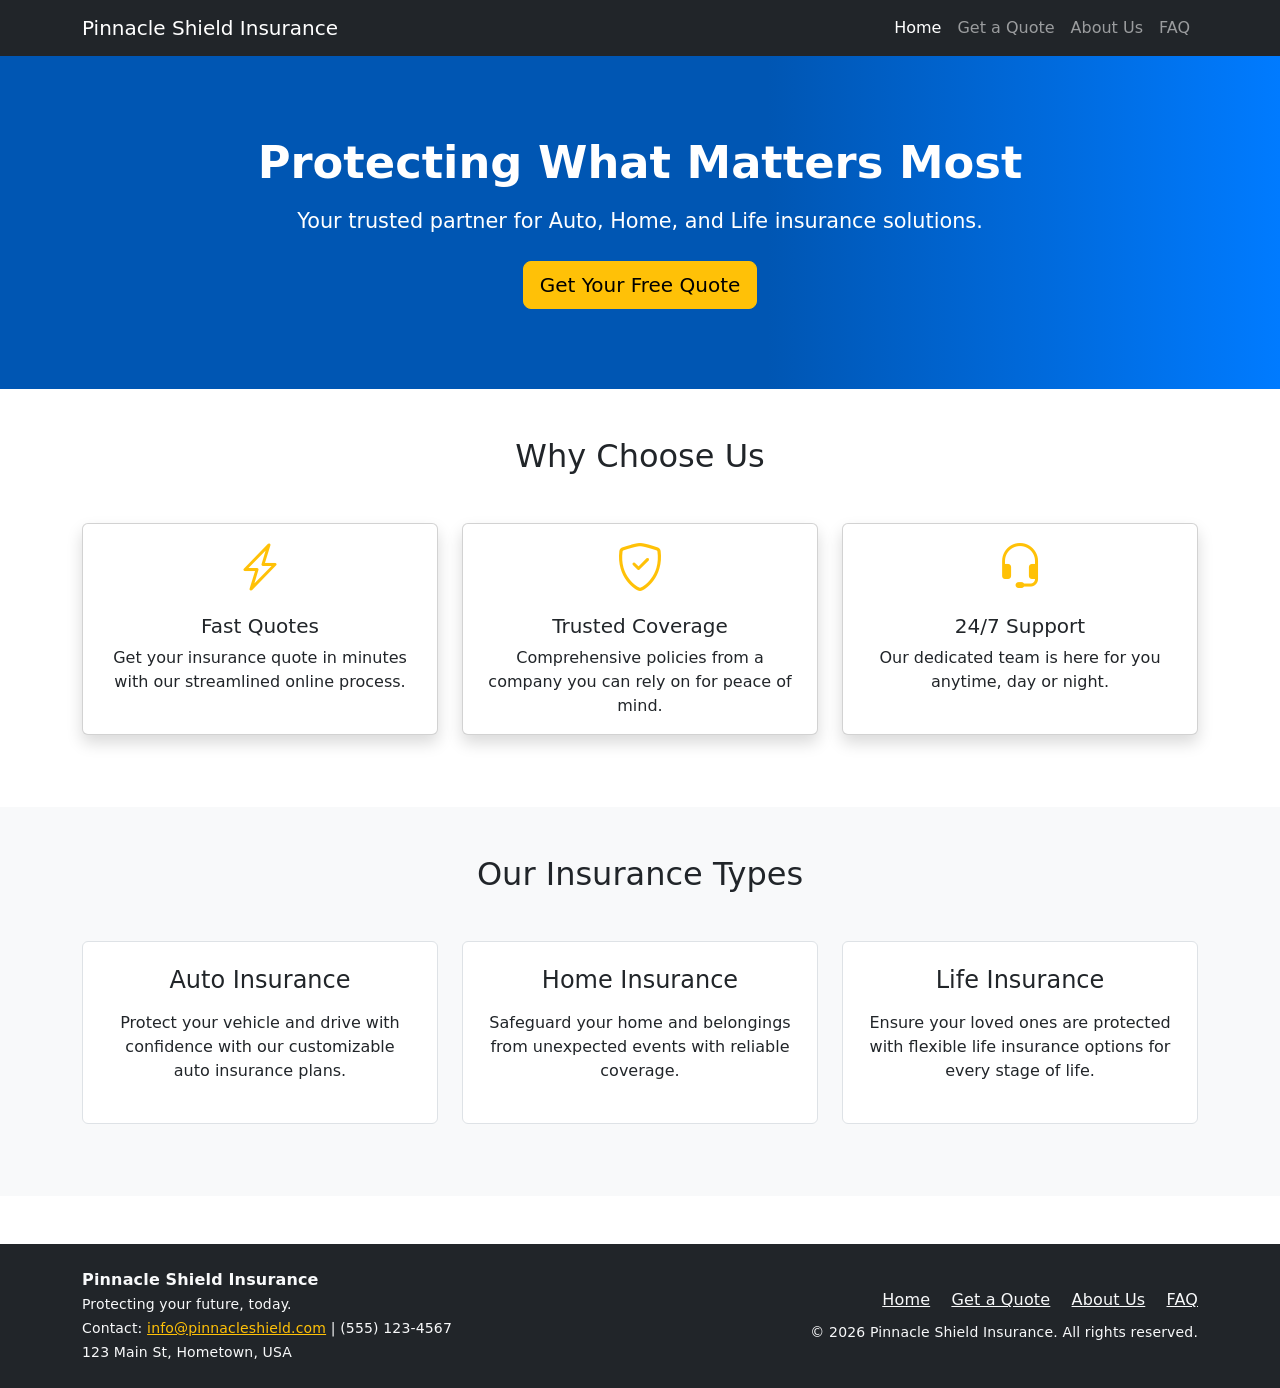
<file: index.html>
<!DOCTYPE html>
<html lang="en">
<head>
	<meta charset="UTF-8">
	<meta http-equiv="X-UA-Compatible" content="IE=edge">
	<meta name="viewport" content="width=device-width, initial-scale=1.0">
	<title>Pinnacle Shield Insurance</title>
	<!-- Bootstrap 5 CSS -->
	<link href="https://cdn.jsdelivr.net/npm/bootstrap@5.3.2/dist/css/bootstrap.min.css" rel="stylesheet">
	<!-- Bootstrap Icons -->
	<link rel="stylesheet" href="https://cdn.jsdelivr.net/npm/bootstrap-icons@1.11.3/font/bootstrap-icons.css">
	<!-- Custom CSS -->
	<link rel="stylesheet" href="css/styles.css">
</head>
<body>
	<header>
		<nav class="navbar navbar-expand-lg navbar-dark bg-dark">
			<div class="container">
				<a class="navbar-brand" href="index.html">Pinnacle Shield Insurance</a>
				<button class="navbar-toggler" type="button" data-bs-toggle="collapse" data-bs-target="#navbarNav" aria-controls="navbarNav" aria-expanded="false" aria-label="Toggle navigation">
					<span class="navbar-toggler-icon"></span>
				</button>
				<div class="collapse navbar-collapse" id="navbarNav">
					<ul class="navbar-nav ms-auto">
						<li class="nav-item">
							<a class="nav-link active" aria-current="page" href="index.html">Home</a>
						</li>
						<li class="nav-item">
							<a class="nav-link" href="quote.html">Get a Quote</a>
						</li>
						<li class="nav-item">
							<a class="nav-link" href="about.html">About Us</a>
						</li>
						<li class="nav-item">
							<a class="nav-link" href="faq.html">FAQ</a>
						</li>
					</ul>
				</div>
			</div>
		</nav>
	</header>

	<main>
		<!-- Hero Section -->
		<section class="py-5" style="background: linear-gradient(90deg, #0056b3 60%, #007bff 100%); color: #fff;">
			<div class="container text-center">
				<h1 class="display-4 fw-bold">Protecting What Matters Most</h1>
				<p class="lead mb-4">Your trusted partner for Auto, Home, and Life insurance solutions.</p>
				<a href="quote.html" class="btn btn-warning btn-lg">Get Your Free Quote</a>
			</div>
		</section>

		<!-- Why Choose Us Section -->
		<section class="py-5">
			<div class="container">
				<h2 class="text-center mb-5">Why Choose Us</h2>
				<div class="row">
					<div class="col-md-4 mb-4">
						<div class="card h-100 text-center shadow">
							<div class="card-body">
								<div class="mb-3">
									<span class="display-5 text-warning"><i class="bi bi-lightning-charge"></i></span>
								</div>
								<h5 class="card-title">Fast Quotes</h5>
								<p class="card-text">Get your insurance quote in minutes with our streamlined online process.</p>
							</div>
						</div>
					</div>
					<div class="col-md-4 mb-4">
						<div class="card h-100 text-center shadow">
							<div class="card-body">
								<div class="mb-3">
									<span class="display-5 text-warning"><i class="bi bi-shield-check"></i></span>
								</div>
								<h5 class="card-title">Trusted Coverage</h5>
								<p class="card-text">Comprehensive policies from a company you can rely on for peace of mind.</p>
							</div>
						</div>
					</div>
					<div class="col-md-4 mb-4">
						<div class="card h-100 text-center shadow">
							<div class="card-body">
								<div class="mb-3">
									<span class="display-5 text-warning"><i class="bi bi-headset"></i></span>
								</div>
								<h5 class="card-title">24/7 Support</h5>
								<p class="card-text">Our dedicated team is here for you anytime, day or night.</p>
							</div>
						</div>
					</div>
				</div>
			</div>
		</section>

		<!-- Insurance Types Section -->
		<section class="py-5 bg-light">
			<div class="container">
				<h2 class="text-center mb-5">Our Insurance Types</h2>
				<div class="row text-center">
					<div class="col-md-4 mb-4">
						<div class="p-4 h-100 border rounded bg-white">
							<h4 class="mb-3">Auto Insurance</h4>
							<p>Protect your vehicle and drive with confidence with our customizable auto insurance plans.</p>
						</div>
					</div>
					<div class="col-md-4 mb-4">
						<div class="p-4 h-100 border rounded bg-white">
							<h4 class="mb-3">Home Insurance</h4>
							<p>Safeguard your home and belongings from unexpected events with reliable coverage.</p>
						</div>
					</div>
					<div class="col-md-4 mb-4">
						<div class="p-4 h-100 border rounded bg-white">
							<h4 class="mb-3">Life Insurance</h4>
							<p>Ensure your loved ones are protected with flexible life insurance options for every stage of life.</p>
						</div>
					</div>
				</div>
			</div>
		</section>
	</main>

	<footer class="bg-dark text-light py-4 mt-5">
		<div class="container">
			<div class="row align-items-center">
				<div class="col-md-6 mb-3 mb-md-0">
					<strong>Pinnacle Shield Insurance</strong><br>
					<small>Protecting your future, today.<br>
					Contact: <a href="mailto:info@pinnacleshield.com" class="text-warning">info@pinnacleshield.com</a> | (555) 123-4567<br>
					123 Main St, Hometown, USA</small>
				</div>
				<div class="col-md-6 text-md-end">
					<nav class="footer-nav mb-2">
						<a href="index.html" class="text-light me-3">Home</a>
						<a href="quote.html" class="text-light me-3">Get a Quote</a>
						<a href="about.html" class="text-light me-3">About Us</a>
						<a href="faq.html" class="text-light">FAQ</a>
					</nav>
					<small>&copy; 2026 Pinnacle Shield Insurance. All rights reserved.</small>
				</div>
			</div>
		</div>
	</footer>

	<!-- Bootstrap 5 JS Bundle -->
	<script src="https://cdn.jsdelivr.net/npm/bootstrap@5.3.2/dist/js/bootstrap.bundle.min.js"></script>
</body>
</html>
</file>
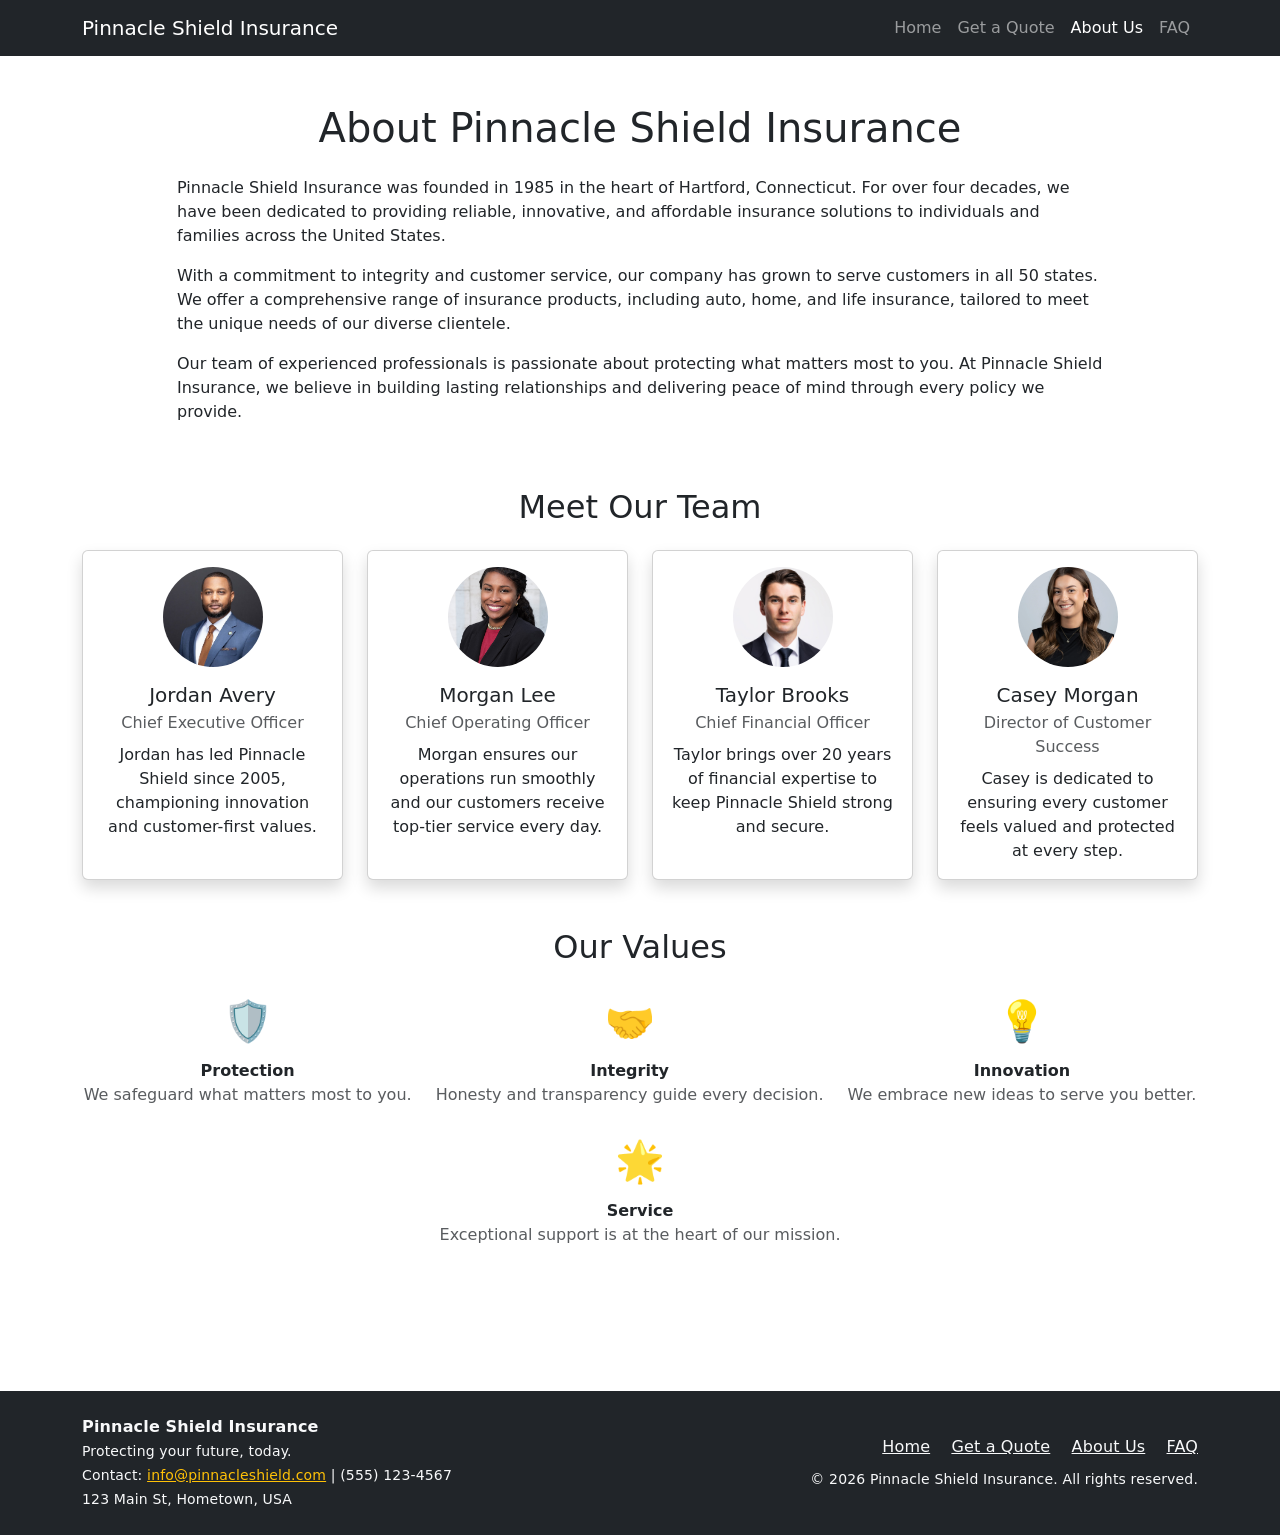
<file: about.html>
<!DOCTYPE html>
<html lang="en">
<head>
	<meta charset="UTF-8">
	<meta http-equiv="X-UA-Compatible" content="IE=edge">
	<meta name="viewport" content="width=device-width, initial-scale=1.0">
	<title>About Us | Pinnacle Shield Insurance</title>
	<link href="https://cdn.jsdelivr.net/npm/bootstrap@5.3.2/dist/css/bootstrap.min.css" rel="stylesheet">
	<link rel="stylesheet" href="https://cdn.jsdelivr.net/npm/bootstrap-icons@1.11.3/font/bootstrap-icons.css">
	<link rel="stylesheet" href="css/styles.css">
</head>
<body>
	<header>
		<nav class="navbar navbar-expand-lg navbar-dark bg-dark">
			<div class="container">
				<a class="navbar-brand" href="index.html">Pinnacle Shield Insurance</a>
				<button class="navbar-toggler" type="button" data-bs-toggle="collapse" data-bs-target="#navbarNav" aria-controls="navbarNav" aria-expanded="false" aria-label="Toggle navigation">
					<span class="navbar-toggler-icon"></span>
				</button>
				<div class="collapse navbar-collapse" id="navbarNav">
					<ul class="navbar-nav ms-auto">
						<li class="nav-item">
							<a class="nav-link" href="index.html">Home</a>
						</li>
						<li class="nav-item">
							<a class="nav-link" href="quote.html">Get a Quote</a>
						</li>
						<li class="nav-item">
							<a class="nav-link active" aria-current="page" href="about.html">About Us</a>
						</li>
						<li class="nav-item">
							<a class="nav-link" href="faq.html">FAQ</a>
						</li>
					</ul>
				</div>
			</div>
		</nav>
	</header>

	<main class="py-5">
		<div class="container">
			<!-- Company Overview -->
			<section class="mb-5">
				<h1 class="mb-4 text-center">About Pinnacle Shield Insurance</h1>
				<div class="row justify-content-center">
					<div class="col-lg-10">
						<p>Pinnacle Shield Insurance was founded in 1985 in the heart of Hartford, Connecticut. For over four decades, we have been dedicated to providing reliable, innovative, and affordable insurance solutions to individuals and families across the United States.</p>
						<p>With a commitment to integrity and customer service, our company has grown to serve customers in all 50 states. We offer a comprehensive range of insurance products, including auto, home, and life insurance, tailored to meet the unique needs of our diverse clientele.</p>
						<p>Our team of experienced professionals is passionate about protecting what matters most to you. At Pinnacle Shield Insurance, we believe in building lasting relationships and delivering peace of mind through every policy we provide.</p>
					</div>
				</div>
			</section>

			<!-- Team Section -->
			<section class="mb-5">
				<h2 class="mb-4 text-center">Meet Our Team</h2>
				<div class="row justify-content-center g-4">
					<div class="col-md-6 col-lg-3">
						<div class="card h-100 text-center shadow">
							<img src="img/John.jpg" class="card-img-top rounded-circle mx-auto mt-3" alt="John - CEO" style="width: 100px; height: 100px; object-fit: cover;">
							<div class="card-body">
								<h5 class="card-title mb-1">Jordan Avery</h5>
								<p class="text-muted mb-2">Chief Executive Officer</p>
								<p class="card-text">Jordan has led Pinnacle Shield since 2005, championing innovation and customer-first values.</p>
							</div>
						</div>
					</div>
					<div class="col-md-6 col-lg-3">
						<div class="card h-100 text-center shadow">
							<img src="img/Afia.jpg" class="card-img-top rounded-circle mx-auto mt-3" alt="Afia - COO" style="width: 100px; height: 100px; object-fit: cover;">
							<div class="card-body">
								<h5 class="card-title mb-1">Morgan Lee</h5>
								<p class="text-muted mb-2">Chief Operating Officer</p>
								<p class="card-text">Morgan ensures our operations run smoothly and our customers receive top-tier service every day.</p>
							</div>
						</div>
					</div>
					<div class="col-md-6 col-lg-3">
						<div class="card h-100 text-center shadow">
							<img src="img/Carl.jpg" class="card-img-top rounded-circle mx-auto mt-3" alt="Carl - CFO" style="width: 100px; height: 100px; object-fit: cover;">
							<div class="card-body">
								<h5 class="card-title mb-1">Taylor Brooks</h5>
								<p class="text-muted mb-2">Chief Financial Officer</p>
								<p class="card-text">Taylor brings over 20 years of financial expertise to keep Pinnacle Shield strong and secure.</p>
							</div>
						</div>
					</div>
					<div class="col-md-6 col-lg-3">
						<div class="card h-100 text-center shadow">
							<img src="img/Ellinor.webp" class="card-img-top rounded-circle mx-auto mt-3" alt="Ellinor - Customer Success" style="width: 100px; height: 100px; object-fit: cover;">
							<div class="card-body">
								<h5 class="card-title mb-1">Casey Morgan</h5>
								<p class="text-muted mb-2">Director of Customer Success</p>
								<p class="card-text">Casey is dedicated to ensuring every customer feels valued and protected at every step.</p>
							</div>
						</div>
					</div>
				</div>
			</section>

			<!-- Company Values Section -->
			<section class="mb-5">
				<h2 class="mb-4 text-center">Our Values</h2>
				<div class="d-flex flex-wrap justify-content-center gap-4">
					<div class="d-flex flex-column align-items-center">
						<span class="fs-1 mb-2">🛡️</span>
						<span class="fw-bold">Protection</span>
						<span class="text-muted">We safeguard what matters most to you.</span>
					</div>
					<div class="d-flex flex-column align-items-center">
						<span class="fs-1 mb-2">🤝</span>
						<span class="fw-bold">Integrity</span>
						<span class="text-muted">Honesty and transparency guide every decision.</span>
					</div>
					<div class="d-flex flex-column align-items-center">
						<span class="fs-1 mb-2">💡</span>
						<span class="fw-bold">Innovation</span>
						<span class="text-muted">We embrace new ideas to serve you better.</span>
					</div>
					<div class="d-flex flex-column align-items-center">
						<span class="fs-1 mb-2">🌟</span>
						<span class="fw-bold">Service</span>
						<span class="text-muted">Exceptional support is at the heart of our mission.</span>
					</div>
				</div>
			</section>
		</div>
	</main>

	<footer class="bg-dark text-light py-4 mt-5">
		<div class="container">
			<div class="row align-items-center">
				<div class="col-md-6 mb-3 mb-md-0">
					<strong>Pinnacle Shield Insurance</strong><br>
					<small>Protecting your future, today.<br>
					Contact: <a href="mailto:info@pinnacleshield.com" class="text-warning">info@pinnacleshield.com</a> | (555) 123-4567<br>
					123 Main St, Hometown, USA</small>
				</div>
				<div class="col-md-6 text-md-end">
					<nav class="footer-nav mb-2">
						<a href="index.html" class="text-light me-3">Home</a>
						<a href="quote.html" class="text-light me-3">Get a Quote</a>
						<a href="about.html" class="text-light me-3">About Us</a>
						<a href="faq.html" class="text-light">FAQ</a>
					</nav>
					<small>&copy; 2026 Pinnacle Shield Insurance. All rights reserved.</small>
				</div>
			</div>
		</div>
	</footer>

	<script src="https://cdn.jsdelivr.net/npm/bootstrap@5.3.2/dist/js/bootstrap.bundle.min.js"></script>
	<script src="js/main.js"></script>
</body>
</html>
</file>
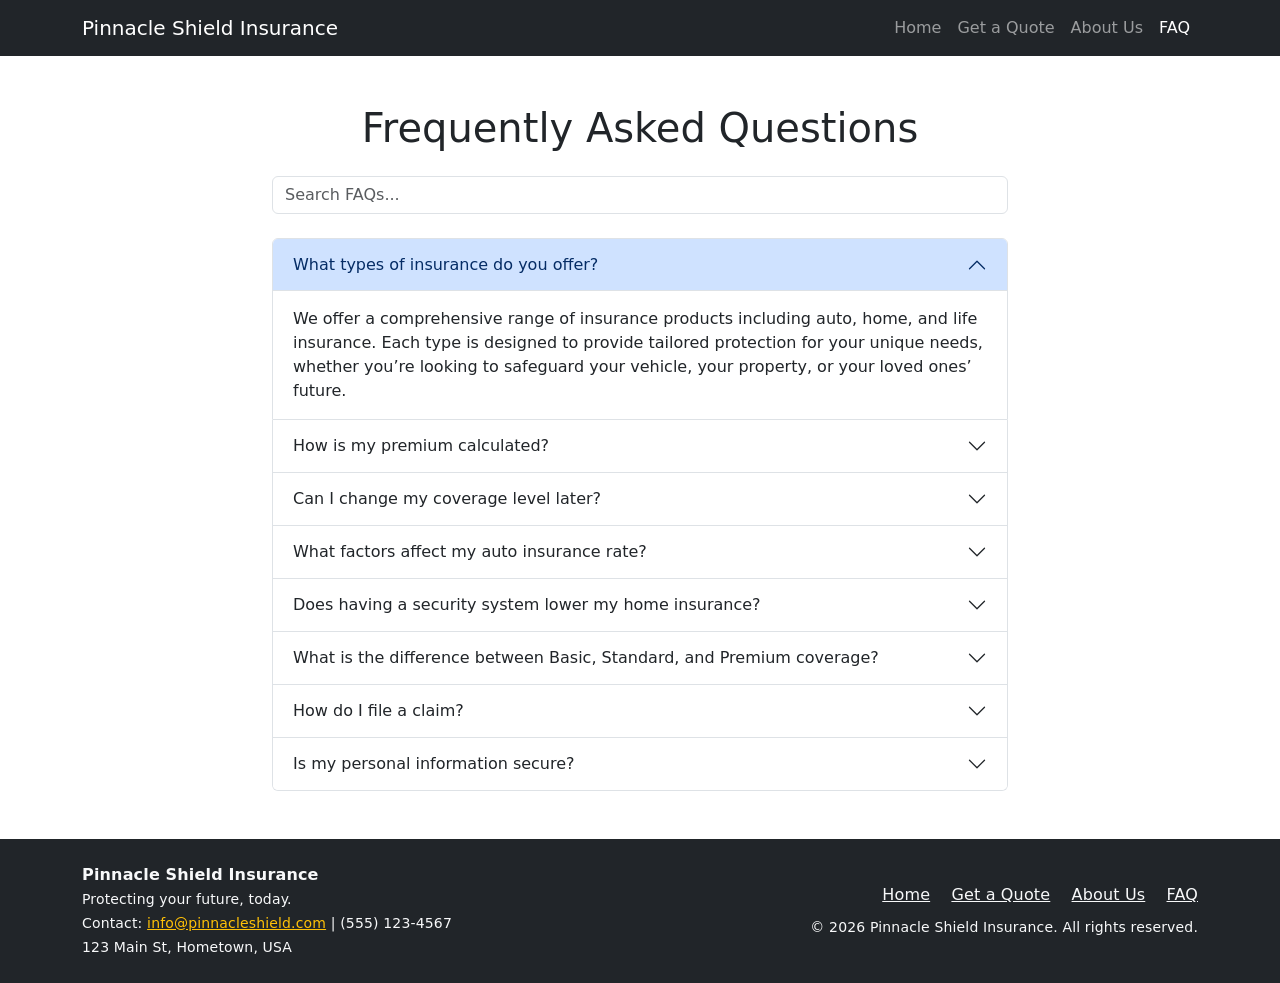
<file: faq.html>
<!DOCTYPE html>
<html lang="en">
<head>
	<meta charset="UTF-8">
	<meta http-equiv="X-UA-Compatible" content="IE=edge">
	<meta name="viewport" content="width=device-width, initial-scale=1.0">
	<title>FAQ | Pinnacle Shield Insurance</title>
	<!-- Bootstrap 5 CSS -->
	<link href="https://cdn.jsdelivr.net/npm/bootstrap@5.3.2/dist/css/bootstrap.min.css" rel="stylesheet">
	<!-- Bootstrap Icons -->
	<link rel="stylesheet" href="https://cdn.jsdelivr.net/npm/bootstrap-icons@1.11.3/font/bootstrap-icons.css">
	<!-- Custom CSS -->
	<link rel="stylesheet" href="css/styles.css">
</head>
<body>
	<header>
		<nav class="navbar navbar-expand-lg navbar-dark bg-dark">
			<div class="container">
				<a class="navbar-brand" href="index.html">Pinnacle Shield Insurance</a>
				<button class="navbar-toggler" type="button" data-bs-toggle="collapse" data-bs-target="#navbarNav" aria-controls="navbarNav" aria-expanded="false" aria-label="Toggle navigation">
					<span class="navbar-toggler-icon"></span>
				</button>
				<div class="collapse navbar-collapse" id="navbarNav">
					<ul class="navbar-nav ms-auto">
						<li class="nav-item">
							<a class="nav-link" href="index.html">Home</a>
						</li>
						<li class="nav-item">
							<a class="nav-link" href="quote.html">Get a Quote</a>
						</li>
						<li class="nav-item">
							<a class="nav-link" href="about.html">About Us</a>
						</li>
						<li class="nav-item">
							<a class="nav-link active" aria-current="page" href="faq.html">FAQ</a>
						</li>
					</ul>
				</div>
			</div>
		</nav>
	</header>

	<main class="container my-5">
		<h1 class="text-center mb-4">Frequently Asked Questions</h1>
		<div class="row justify-content-center mb-4">
			<div class="col-md-8">
				<input id="faq-search" type="text" class="form-control" placeholder="Search FAQs...">
			</div>
		</div>
		<div class="row justify-content-center">
			<div class="col-md-10 col-lg-8">
				<div class="accordion" id="faqAccordion">
					<div class="accordion-item">
						<h2 class="accordion-header" id="headingOne">
							<button class="accordion-button" type="button" data-bs-toggle="collapse" data-bs-target="#collapseOne" aria-expanded="true" aria-controls="collapseOne">
								What types of insurance do you offer?
							</button>
						</h2>
						<div id="collapseOne" class="accordion-collapse collapse show" aria-labelledby="headingOne" data-bs-parent="#faqAccordion">
							<div class="accordion-body">
								We offer a comprehensive range of insurance products including auto, home, and life insurance. Each type is designed to provide tailored protection for your unique needs, whether you’re looking to safeguard your vehicle, your property, or your loved ones’ future.
							</div>
						</div>
					</div>
					<div class="accordion-item">
						<h2 class="accordion-header" id="headingTwo">
							<button class="accordion-button collapsed" type="button" data-bs-toggle="collapse" data-bs-target="#collapseTwo" aria-expanded="false" aria-controls="collapseTwo">
								How is my premium calculated?
							</button>
						</h2>
						<div id="collapseTwo" class="accordion-collapse collapse" aria-labelledby="headingTwo" data-bs-parent="#faqAccordion">
							<div class="accordion-body">
								Your premium is determined by several factors, such as the type and amount of coverage you select, your personal risk profile, claims history, and, for auto insurance, your driving record. We strive to offer competitive rates while ensuring you have the protection you need.
							</div>
						</div>
					</div>
					<div class="accordion-item">
						<h2 class="accordion-header" id="headingThree">
							<button class="accordion-button collapsed" type="button" data-bs-toggle="collapse" data-bs-target="#collapseThree" aria-expanded="false" aria-controls="collapseThree">
								Can I change my coverage level later?
							</button>
						</h2>
						<div id="collapseThree" class="accordion-collapse collapse" aria-labelledby="headingThree" data-bs-parent="#faqAccordion">
							<div class="accordion-body">
								Yes, you can adjust your coverage at any time. Whether you need to increase your protection or make changes due to life events, our team is here to help you update your policy quickly and easily. Just contact our customer service team to discuss your options.
							</div>
						</div>
					</div>
					<div class="accordion-item">
						<h2 class="accordion-header" id="headingFour">
							<button class="accordion-button collapsed" type="button" data-bs-toggle="collapse" data-bs-target="#collapseFour" aria-expanded="false" aria-controls="collapseFour">
								What factors affect my auto insurance rate?
							</button>
						</h2>
						<div id="collapseFour" class="accordion-collapse collapse" aria-labelledby="headingFour" data-bs-parent="#faqAccordion">
							<div class="accordion-body">
								Several factors can influence your auto insurance rate, including your age, driving history, type of vehicle, location, and how often you drive. Installing safety features and maintaining a clean driving record can help lower your premium.
							</div>
						</div>
					</div>
					<div class="accordion-item">
						<h2 class="accordion-header" id="headingFive">
							<button class="accordion-button collapsed" type="button" data-bs-toggle="collapse" data-bs-target="#collapseFive" aria-expanded="false" aria-controls="collapseFive">
								Does having a security system lower my home insurance?
							</button>
						</h2>
						<div id="collapseFive" class="accordion-collapse collapse" aria-labelledby="headingFive" data-bs-parent="#faqAccordion">
							<div class="accordion-body">
								Yes, installing a security system can often reduce your home insurance premium. Security systems help deter theft and minimize risk, which insurers reward with discounts. Be sure to inform us if you upgrade your home’s security features.
							</div>
						</div>
					</div>
					<div class="accordion-item">
						<h2 class="accordion-header" id="headingSix">
							<button class="accordion-button collapsed" type="button" data-bs-toggle="collapse" data-bs-target="#collapseSix" aria-expanded="false" aria-controls="collapseSix">
								What is the difference between Basic, Standard, and Premium coverage?
							</button>
						</h2>
						<div id="collapseSix" class="accordion-collapse collapse" aria-labelledby="headingSix" data-bs-parent="#faqAccordion">
							<div class="accordion-body">
								Basic coverage provides essential protection at an affordable rate, while Standard coverage includes additional benefits and higher limits. Premium coverage offers the most comprehensive protection, including extra features and the highest coverage limits for maximum peace of mind.
							</div>
						</div>
					</div>
					<div class="accordion-item">
						<h2 class="accordion-header" id="headingSeven">
							<button class="accordion-button collapsed" type="button" data-bs-toggle="collapse" data-bs-target="#collapseSeven" aria-expanded="false" aria-controls="collapseSeven">
								How do I file a claim?
							</button>
						</h2>
						<div id="collapseSeven" class="accordion-collapse collapse" aria-labelledby="headingSeven" data-bs-parent="#faqAccordion">
							<div class="accordion-body">
								Filing a claim is simple. You can start the process online, by phone, or by visiting one of our offices. Our claims specialists will guide you through each step and ensure your claim is handled efficiently and fairly.
							</div>
						</div>
					</div>
					<div class="accordion-item">
						<h2 class="accordion-header" id="headingEight">
							<button class="accordion-button collapsed" type="button" data-bs-toggle="collapse" data-bs-target="#collapseEight" aria-expanded="false" aria-controls="collapseEight">
								Is my personal information secure?
							</button>
						</h2>
						<div id="collapseEight" class="accordion-collapse collapse" aria-labelledby="headingEight" data-bs-parent="#faqAccordion">
							<div class="accordion-body">
								Absolutely. We use advanced security measures to protect your personal information and comply with all privacy regulations. Your data is encrypted and only accessible to authorized personnel.
							</div>
						</div>
					</div>
				</div>
			</div>
		</div>
	</main>

	<footer class="bg-dark text-light py-4 mt-5">
		<div class="container">
			<div class="row align-items-center">
				<div class="col-md-6 mb-3 mb-md-0">
					<strong>Pinnacle Shield Insurance</strong><br>
					<small>Protecting your future, today.<br>
					Contact: <a href="mailto:info@pinnacleshield.com" class="text-warning">info@pinnacleshield.com</a> | (555) 123-4567<br>
					123 Main St, Hometown, USA</small>
				</div>
				<div class="col-md-6 text-md-end">
					<nav class="footer-nav mb-2">
						<a href="index.html" class="text-light me-3">Home</a>
						<a href="quote.html" class="text-light me-3">Get a Quote</a>
						<a href="about.html" class="text-light me-3">About Us</a>
						<a href="faq.html" class="text-light">FAQ</a>
					</nav>
					<small>&copy; 2026 Pinnacle Shield Insurance. All rights reserved.</small>
				</div>
			</div>
		</div>
	</footer>

	<!-- Bootstrap 5 JS Bundle -->
	<script src="https://cdn.jsdelivr.net/npm/bootstrap@5.3.2/dist/js/bootstrap.bundle.min.js"></script>
	<!-- FAQ Search Script -->
	<script>
	var searchInput = document.getElementById('faq-search');
	if (searchInput) {
		searchInput.addEventListener('input', function() {
			var searchTerm = this.value.toLowerCase();
			var items = document.querySelectorAll('.accordion-item');

			items.forEach(function(item) {
				var text = item.textContent.toLowerCase();
				if (text.indexOf(searchTerm) !== -1) {
					item.style.display = '';
				} else {
					item.style.display = 'none';
				}
			});
		});
	}
	</script>
</body>
</html>
</file>
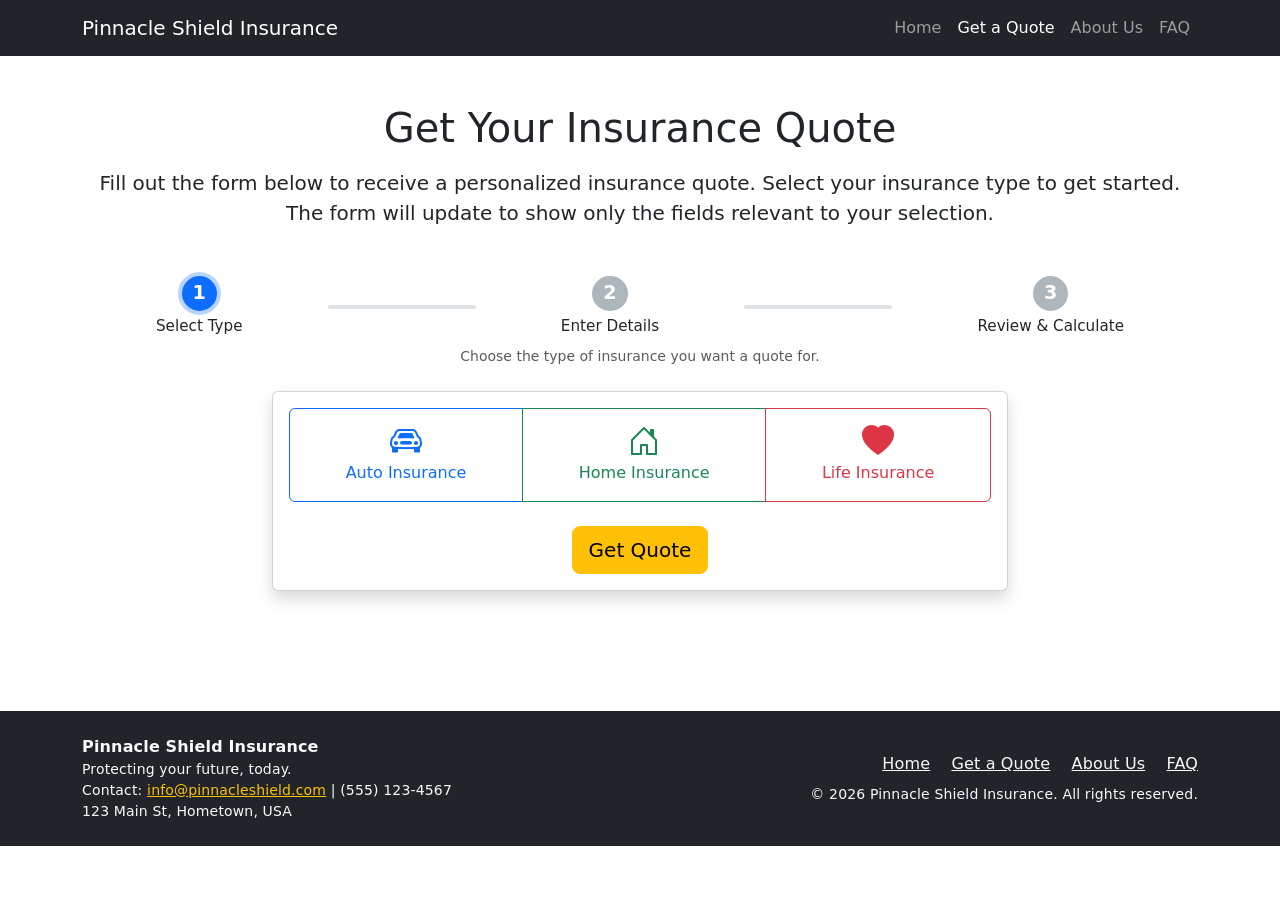
<file: quote.html>
<!-- Saved Quote Modal -->
					<div class="modal fade" id="savedQuoteModal" tabindex="-1" aria-labelledby="savedQuoteModalLabel" aria-hidden="true">
						<div class="modal-dialog modal-lg modal-dialog-centered">
							<div class="modal-content">
								<div class="modal-header">
									<h5 class="modal-title" id="savedQuoteModalLabel">Saved Quote Details</h5>
									<button type="button" class="btn-close" data-bs-dismiss="modal" aria-label="Close"></button>
								</div>
								<div class="modal-body" id="savedQuoteModalBody">
									<!-- Quote details will be injected here -->
								</div>
							</div>
						</div>
					</div>
<!DOCTYPE html>
<html lang="en">
<head>
	<meta charset="UTF-8">
	<meta http-equiv="X-UA-Compatible" content="IE=edge">
	<meta name="viewport" content="width=device-width, initial-scale=1.0">
	<title>Get a Quote | Pinnacle Shield Insurance</title>
	<link href="https://cdn.jsdelivr.net/npm/bootstrap@5.3.2/dist/css/bootstrap.min.css" rel="stylesheet">
	<link rel="stylesheet" href="https://cdn.jsdelivr.net/npm/bootstrap-icons@1.11.3/font/bootstrap-icons.css">
	<link rel="stylesheet" href="css/styles.css">
</head>
<body>
	<header>
		<nav class="navbar navbar-expand-lg navbar-dark bg-dark">
			<div class="container">
				<a class="navbar-brand" href="index.html">Pinnacle Shield Insurance</a>
				<button class="navbar-toggler" type="button" data-bs-toggle="collapse" data-bs-target="#navbarNav" aria-controls="navbarNav" aria-expanded="false" aria-label="Toggle navigation">
					<span class="navbar-toggler-icon"></span>
				</button>
				<div class="collapse navbar-collapse" id="navbarNav">
					<ul class="navbar-nav ms-auto">
						<li class="nav-item">
							<a class="nav-link" href="index.html">Home</a>
						</li>
						<li class="nav-item">
							<a class="nav-link active" aria-current="page" href="quote.html">Get a Quote</a>
						</li>
						<li class="nav-item">
							<a class="nav-link" href="about.html">About Us</a>
						</li>
						<li class="nav-item">
							<a class="nav-link" href="faq.html">FAQ</a>
						</li>
					</ul>
				</div>
			</div>
		</nav>
	</header>

	<main class="py-5">
		<div class="container">
			<h1 class="mb-3 text-center">Get Your Insurance Quote</h1>
			<p class="lead text-center mb-5">Fill out the form below to receive a personalized insurance quote. Select your insurance type to get started. The form will update to show only the fields relevant to your selection.</p>

			<div class="row justify-content-center">
				<!-- Progress Indicator -->
				<div id="formProgressContainer" class="mb-4">
					<div class="stepper d-flex justify-content-between align-items-center mb-2">
						<div class="step-item text-center flex-fill">
							<div id="stepCircle1" class="step-circle step-active">1</div>
							<div class="step-label mt-1">Select Type</div>
						</div>
						<div class="step-line flex-fill"></div>
						<div class="step-item text-center flex-fill">
							<div id="stepCircle2" class="step-circle step-inactive">2</div>
							<div class="step-label mt-1">Enter Details</div>
						</div>
						<div class="step-line flex-fill"></div>
						<div class="step-item text-center flex-fill">
							<div id="stepCircle3" class="step-circle step-inactive">3</div>
							<div class="step-label mt-1">Review & Calculate</div>
						</div>
					</div>
					<div id="stepSummary" class="text-center text-muted small">Choose the type of insurance you want a quote for.</div>
				</div>

				<div class="col-lg-8">
					<div class="card shadow mb-4">
						<div class="card-body">
							<!-- Insurance Type Selector -->
							<div class="mb-4 text-center">
								<div class="btn-group w-100" role="group" aria-label="Insurance Type Selector">
									<input type="radio" class="btn-check" name="insuranceType" id="autoType" value="auto" autocomplete="off">
									<label class="btn btn-outline-primary d-flex flex-column align-items-center py-3" for="autoType">
										<span class="fs-2 mb-1"><i class="bi bi-car-front"></i></span>
										Auto Insurance
									</label>
									<input type="radio" class="btn-check" name="insuranceType" id="homeType" value="home" autocomplete="off">
									<label class="btn btn-outline-success d-flex flex-column align-items-center py-3" for="homeType">
										<span class="fs-2 mb-1"><i class="bi bi-house-door"></i></span>
										Home Insurance
									</label>
									<input type="radio" class="btn-check" name="insuranceType" id="lifeType" value="life" autocomplete="off">
									<label class="btn btn-outline-danger d-flex flex-column align-items-center py-3" for="lifeType">
										<span class="fs-2 mb-1"><i class="bi bi-heart-fill"></i></span>
										Life Insurance
									</label>
								</div>
							</div>

							<!-- Quote Form -->
							<form id="quoteForm">
								<!-- Auto Insurance Fields -->
								<div class="insurance-fields" id="autoFields">
									<div class="row g-3">
										<div class="col-md-6">
											<label for="autoName" class="form-label">Full Name</label>
											<input type="text" class="form-control" id="autoName" name="autoName" required minlength="2" placeholder="e.g. Jane Doe">
										</div>
										<div class="col-md-3">
											<label for="autoAge" class="form-label">Age</label>
											<input type="number" class="form-control" id="autoAge" name="autoAge" required min="16" max="100" placeholder="e.g. 30">
										</div>
										<div class="col-md-3">
											<label for="autoZip" class="form-label">ZIP Code</label>
											<input type="text" class="form-control" id="autoZip" name="autoZip" required pattern="\d{5}" placeholder="e.g. 90210">
										</div>
										<div class="col-md-4">
											<label for="vehicleYear" class="form-label">Vehicle Year</label>
											<input type="number" class="form-control" id="vehicleYear" name="vehicleYear" required min="1990" max="2026" placeholder="e.g. 2018">
										</div>
										<div class="col-md-4">
											<label for="vehicleMake" class="form-label">Vehicle Make</label>
											<select class="form-select" id="vehicleMake" name="vehicleMake" required>
												<option value="">Select</option>
												<option value="Toyota">Toyota</option>
												<option value="Honda">Honda</option>
												<option value="Ford">Ford</option>
												<option value="BMW">BMW</option>
												<option value="Tesla">Tesla</option>
												<option value="Other">Other</option>
											</select>
										</div>
										<div class="col-md-4">
											<label for="vehicleModel" class="form-label">Vehicle Model</label>
											<input type="text" class="form-control" id="vehicleModel" name="vehicleModel" required placeholder="e.g. Camry">
										</div>
										<div class="col-md-6">
											<label for="annualMileage" class="form-label">Annual Mileage</label>
											<select class="form-select" id="annualMileage" name="annualMileage" required>
												<option value="">Select</option>
												<option value="Under 5000">Under 5000</option>
												<option value="5000-10000">5000-10000</option>
												<option value="10001-15000">10001-15000</option>
												<option value="15001-20000">15001-20000</option>
												<option value="Over 20000">Over 20000</option>
											</select>
										</div>
										<div class="col-md-6">
											<label for="drivingRecord" class="form-label">Driving Record</label>
											<select class="form-select" id="drivingRecord" name="drivingRecord" required>
												<option value="">Select</option>
												<option value="Clean">Clean</option>
												<option value="1 Ticket">1 Ticket</option>
												<option value="2+ Tickets">2+ Tickets</option>
												<option value="Accident in Last 3 Years">Accident in Last 3 Years</option>
											</select>
										</div>
										<div class="col-12">
											<label class="form-label d-block">Coverage Level</label>
											<div class="form-check form-check-inline">
												<input class="form-check-input" type="radio" name="autoCoverage" id="autoBasic" value="Basic" required>
												<label class="form-check-label" for="autoBasic">Basic</label>
											</div>
											<div class="form-check form-check-inline">
												<input class="form-check-input" type="radio" name="autoCoverage" id="autoStandard" value="Standard">
												<label class="form-check-label" for="autoStandard">Standard</label>
											</div>
											<div class="form-check form-check-inline">
												<input class="form-check-input" type="radio" name="autoCoverage" id="autoPremium" value="Premium">
												<label class="form-check-label" for="autoPremium">Premium</label>
											</div>
											<span id="autoCoverageError" class="invalid-feedback d-block" style="display:none"></span>
										</div>
									</div>
								</div>

								<!-- Home Insurance Fields -->
								<div class="insurance-fields d-none" id="homeFields">
									<div class="row g-3">
										<div class="col-md-6">
											<label for="homeName" class="form-label">Full Name</label>
											<input type="text" class="form-control" id="homeName" name="homeName" required minlength="2" placeholder="e.g. John Smith">
										</div>
										<div class="col-md-3">
											<label for="homeAge" class="form-label">Age</label>
											<input type="number" class="form-control" id="homeAge" name="homeAge" required min="18" max="100" placeholder="e.g. 45">
										</div>
										<div class="col-md-3">
											<label for="homeZip" class="form-label">ZIP Code</label>
											<input type="text" class="form-control" id="homeZip" name="homeZip" required pattern="\d{5}" placeholder="e.g. 10001">
										</div>
										<div class="col-md-6">
											<label for="homeValue" class="form-label">Home Value ($)</label>
											<input type="number" class="form-control" id="homeValue" name="homeValue" required min="50000" placeholder="e.g. 350000">
										</div>
										<div class="col-md-6">
											<label for="yearBuilt" class="form-label">Year Built</label>
											<input type="number" class="form-control" id="yearBuilt" name="yearBuilt" required min="1900" max="2026" placeholder="e.g. 2005">
										</div>
										<div class="col-md-6">
											<label for="squareFootage" class="form-label">Square Footage</label>
											<input type="number" class="form-control" id="squareFootage" name="squareFootage" required min="500" max="10000" placeholder="e.g. 2200">
										</div>
										<div class="col-md-6">
											<label for="constructionType" class="form-label">Construction Type</label>
											<select class="form-select" id="constructionType" name="constructionType" required>
												<option value="">Select</option>
												<option value="Wood Frame">Wood Frame</option>
												<option value="Brick">Brick</option>
												<option value="Concrete">Concrete</option>
												<option value="Steel">Steel</option>
											</select>
										</div>
										<div class="col-md-6">
											<div class="form-check mt-4">
												<input class="form-check-input" type="checkbox" id="securitySystem" name="securitySystem">
												<label class="form-check-label" for="securitySystem">Has Security System</label>
											</div>
										</div>
										<div class="col-md-6">
											<div class="form-check mt-4">
												<input class="form-check-input" type="checkbox" id="fireSprinklers" name="fireSprinklers">
												<label class="form-check-label" for="fireSprinklers">Has Fire Sprinklers</label>
											</div>
										</div>
										<div class="col-12">
											<label class="form-label d-block">Coverage Level</label>
											<div class="form-check form-check-inline">
												<input class="form-check-input" type="radio" name="homeCoverage" id="homeBasic" value="Basic" required>
												<label class="form-check-label" for="homeBasic">Basic</label>
											</div>
											<div class="form-check form-check-inline">
												<input class="form-check-input" type="radio" name="homeCoverage" id="homeStandard" value="Standard">
												<label class="form-check-label" for="homeStandard">Standard</label>
											</div>
											<div class="form-check form-check-inline">
												<input class="form-check-input" type="radio" name="homeCoverage" id="homePremium" value="Premium">
												<label class="form-check-label" for="homePremium">Premium</label>
											</div>
											<span id="homeCoverageError" class="invalid-feedback d-block" style="display:none"></span>
										</div>
									</div>
								</div>

								<!-- Life Insurance Fields -->
								<div class="insurance-fields d-none" id="lifeFields">
									<div class="row g-3">
										<div class="col-md-6">
											<label for="lifeName" class="form-label">Full Name</label>
											<input type="text" class="form-control" id="lifeName" name="lifeName" required minlength="2" placeholder="e.g. Alex Lee">
										</div>
										<div class="col-md-3">
											<label for="lifeAge" class="form-label">Age</label>
											<input type="number" class="form-control" id="lifeAge" name="lifeAge" required min="18" max="85" placeholder="e.g. 38">
										</div>
										<div class="col-md-3">
											<label for="lifeZip" class="form-label">ZIP Code</label>
											<input type="text" class="form-control" id="lifeZip" name="lifeZip" required pattern="\d{5}" placeholder="e.g. 60616">
										</div>
										<div class="col-md-4">
											<label for="gender" class="form-label">Gender</label>
											<select class="form-select" id="gender" name="gender" required>
												<option value="">Select</option>
												<option value="Male">Male</option>
												<option value="Female">Female</option>
												<option value="Non-binary">Non-binary</option>
											</select>
										</div>
										<div class="col-md-4">
											<label class="form-label d-block">Smoker</label>
											<div class="form-check form-check-inline">
												<input class="form-check-input" type="radio" name="smoker" id="smokerYes" value="Yes" required>
												<label class="form-check-label" for="smokerYes">Yes</label>
											</div>
											<div class="form-check form-check-inline">
												<input class="form-check-input" type="radio" name="smoker" id="smokerNo" value="No">
												<label class="form-check-label" for="smokerNo">No</label>
											</div>
										</div>
										<div class="col-md-4">
											<label for="coverageAmount" class="form-label">Coverage Amount</label>
											<select class="form-select" id="coverageAmount" name="coverageAmount" required>
												<option value="">Select</option>
												<option value="$100000">$100,000</option>
												<option value="$250000">$250,000</option>
												<option value="$500000">$500,000</option>
												<option value="$1000000">$1,000,000</option>
											</select>
										</div>
										<div class="col-md-6">
											<label for="exercise" class="form-label">Exercise Frequency</label>
											<select class="form-select" id="exercise" name="exercise" required>
												<option value="">Select</option>
												<option value="Rarely">Rarely</option>
												<option value="1-2 times per week">1-2 times per week</option>
												<option value="3-4 times per week">3-4 times per week</option>
												<option value="5+ times per week">5+ times per week</option>
											</select>
										</div>
										<div class="col-md-6">
											<div class="form-check mt-4">
												<input class="form-check-input" type="checkbox" id="preExisting" name="preExisting">
												<label class="form-check-label" for="preExisting">Pre-existing Conditions</label>
											</div>
										</div>
										<div class="col-12">
											<label class="form-label d-block">Coverage Level</label>
											<div class="form-check form-check-inline">
												<input class="form-check-input" type="radio" name="lifeCoverage" id="lifeBasic" value="Basic" required>
												<label class="form-check-label" for="lifeBasic">Basic</label>
											</div>
											<div class="form-check form-check-inline">
												<input class="form-check-input" type="radio" name="lifeCoverage" id="lifeStandard" value="Standard">
												<label class="form-check-label" for="lifeStandard">Standard</label>
											</div>
											<div class="form-check form-check-inline">
												<input class="form-check-input" type="radio" name="lifeCoverage" id="lifePremium" value="Premium">
												<label class="form-check-label" for="lifePremium">Premium</label>
											</div>
											<span id="lifeCoverageError" class="invalid-feedback d-block" style="display:none"></span>
										</div>
									</div>
								</div>

								<div class="mt-4 text-center">
									<button type="submit" class="btn btn-warning btn-lg">Get Quote</button>
								</div>
							</form>
						</div>
					</div>

					<!-- Results Section (initially hidden) -->
					<div id="quoteResults" class="card shadow d-none">
						<div class="card-body">
							<h4 class="card-title">Your Quote</h4>
							<div id="resultsContent">
								<!-- Results will be displayed here -->
							</div>
						</div>
					</div>
					<!-- Saved Quotes Section -->
					<div id="savedQuotesSection" class="mt-5 d-none">
						<div class="card">
							<div class="card-body">
								<h5 class="card-title">Saved Quotes</h5>
								<div id="savedQuotesList">
									<!-- Saved quotes will be listed here -->
								</div>
							</div>
						</div>
					</div>
				</div>
			</div>
		</div>
	</main>

	<footer class="bg-dark text-light py-4 mt-5">
		<div class="container">
			<div class="row align-items-center">
				<div class="col-md-6 mb-3 mb-md-0">
					<strong>Pinnacle Shield Insurance</strong><br>
					<small>Protecting your future, today.<br>
					Contact: <a href="mailto:info@pinnacleshield.com" class="text-warning">info@pinnacleshield.com</a> | (555) 123-4567<br>
					123 Main St, Hometown, USA</small>
				</div>
				<div class="col-md-6 text-md-end">
					<nav class="footer-nav mb-2">
						<a href="index.html" class="text-light me-3">Home</a>
						<a href="quote.html" class="text-light me-3">Get a Quote</a>
						<a href="about.html" class="text-light me-3">About Us</a>
						<a href="faq.html" class="text-light">FAQ</a>
					</nav>
					<small>&copy; 2026 Pinnacle Shield Insurance. All rights reserved.</small>
				</div>
			</div>
		</div>
	</footer>

	<script src="https://cdn.jsdelivr.net/npm/bootstrap@5.3.2/dist/js/bootstrap.bundle.min.js"></script>
	<script src="js/main.js"></script>
	<script src="js/quote.js"></script>
</body>
</html>
</file>
<file: css/styles.css>
/* Custom badge colors for saved quotes */
.badge-auto {
	background: #0d6efd !important;
	color: #fff !important;
}
.badge-home {
	background: #198754 !important;
	color: #fff !important;
}
.badge-life {
	background: #dc3545 !important;
	color: #fff !important;
}
/* Stepper Styles for Quote Progress */
.stepper { gap: 0.5rem; }
.step-item { min-width: 90px; }
.step-circle {
	width: 2.2rem; height: 2.2rem; border-radius: 50%; display: inline-flex; align-items: center; justify-content: center; font-weight: bold; font-size: 1.2rem;
	transition: background 0.3s, color 0.3s, border 0.3s, box-shadow 0.3s;
}
.step-label { font-size: 0.95rem; }
.step-line {
	height: 4px; background: #dee2e6; margin: 0 0.2rem; align-self: center; border-radius: 2px;
}
.stepper .step-circle.step-active {
	background: #0d6efd !important;
	color: #fff !important;
	border: 3px solid #0d6efd !important;
	box-shadow: 0 0 0 4px #b6d4fe;
	z-index: 2;
}
.stepper .step-circle.step-completed {
	background: #198754 !important;
	color: #fff !important;
	border: 3px solid #198754 !important;
	box-shadow: none;
}
.stepper .step-circle.step-inactive {
	background: #adb5bd !important;
	color: #fff !important;
	border: 3px solid #adb5bd !important;
	box-shadow: none;
}
.stepper .step-line.completed { background: #198754 !important; }
/* CSS Reset */
*, *::before, *::after {
	box-sizing: border-box;
	margin: 0;
	padding: 0;
}

/* Hero Section Custom Styles */
section.py-5[style*="background"] {
	padding-top: 5rem !important;
	padding-bottom: 5rem !important;
	background: linear-gradient(90deg, #0056b3 60%, #007bff 100%) !important;
	color: #fff !important;
	text-align: center;
}
section.py-5[style*="background"] h1 {
	font-size: 2.8rem;
	font-weight: 700;
	margin-bottom: 1rem;
}
section.py-5[style*="background"] p {
	font-size: 1.3rem;
	margin-bottom: 2rem;
}

/* Card Hover Effects */
.card {
	transition: box-shadow 0.3s, transform 0.3s;
}
.card:hover, .card:focus {
	box-shadow: 0 8px 32px rgba(0, 86, 179, 0.15), 0 1.5px 6px rgba(0,0,0,0.08);
	transform: translateY(-4px) scale(1.03);
	z-index: 2;
}

/* Footer Styling Consistent with Navbar */
footer.bg-dark {
	background-color: #212529 !important;
	color: #f8f9fa !important;
	font-size: 1rem;
	letter-spacing: 0.01em;
}
footer.bg-dark a {
	color: #ffc107;
	text-decoration: underline;
}

/* Responsive Adjustments */
@media (max-width: 767.98px) {
	section.py-5[style*="background"] {
		padding-top: 2.5rem !important;
		padding-bottom: 2.5rem !important;
	}
	.display-4 {
		font-size: 2rem;
	}
	.card {
		margin-bottom: 1.5rem;
	}
	.container, .container-fluid {
		padding-left: 1rem;
		padding-right: 1rem;
	}
}
</file>
